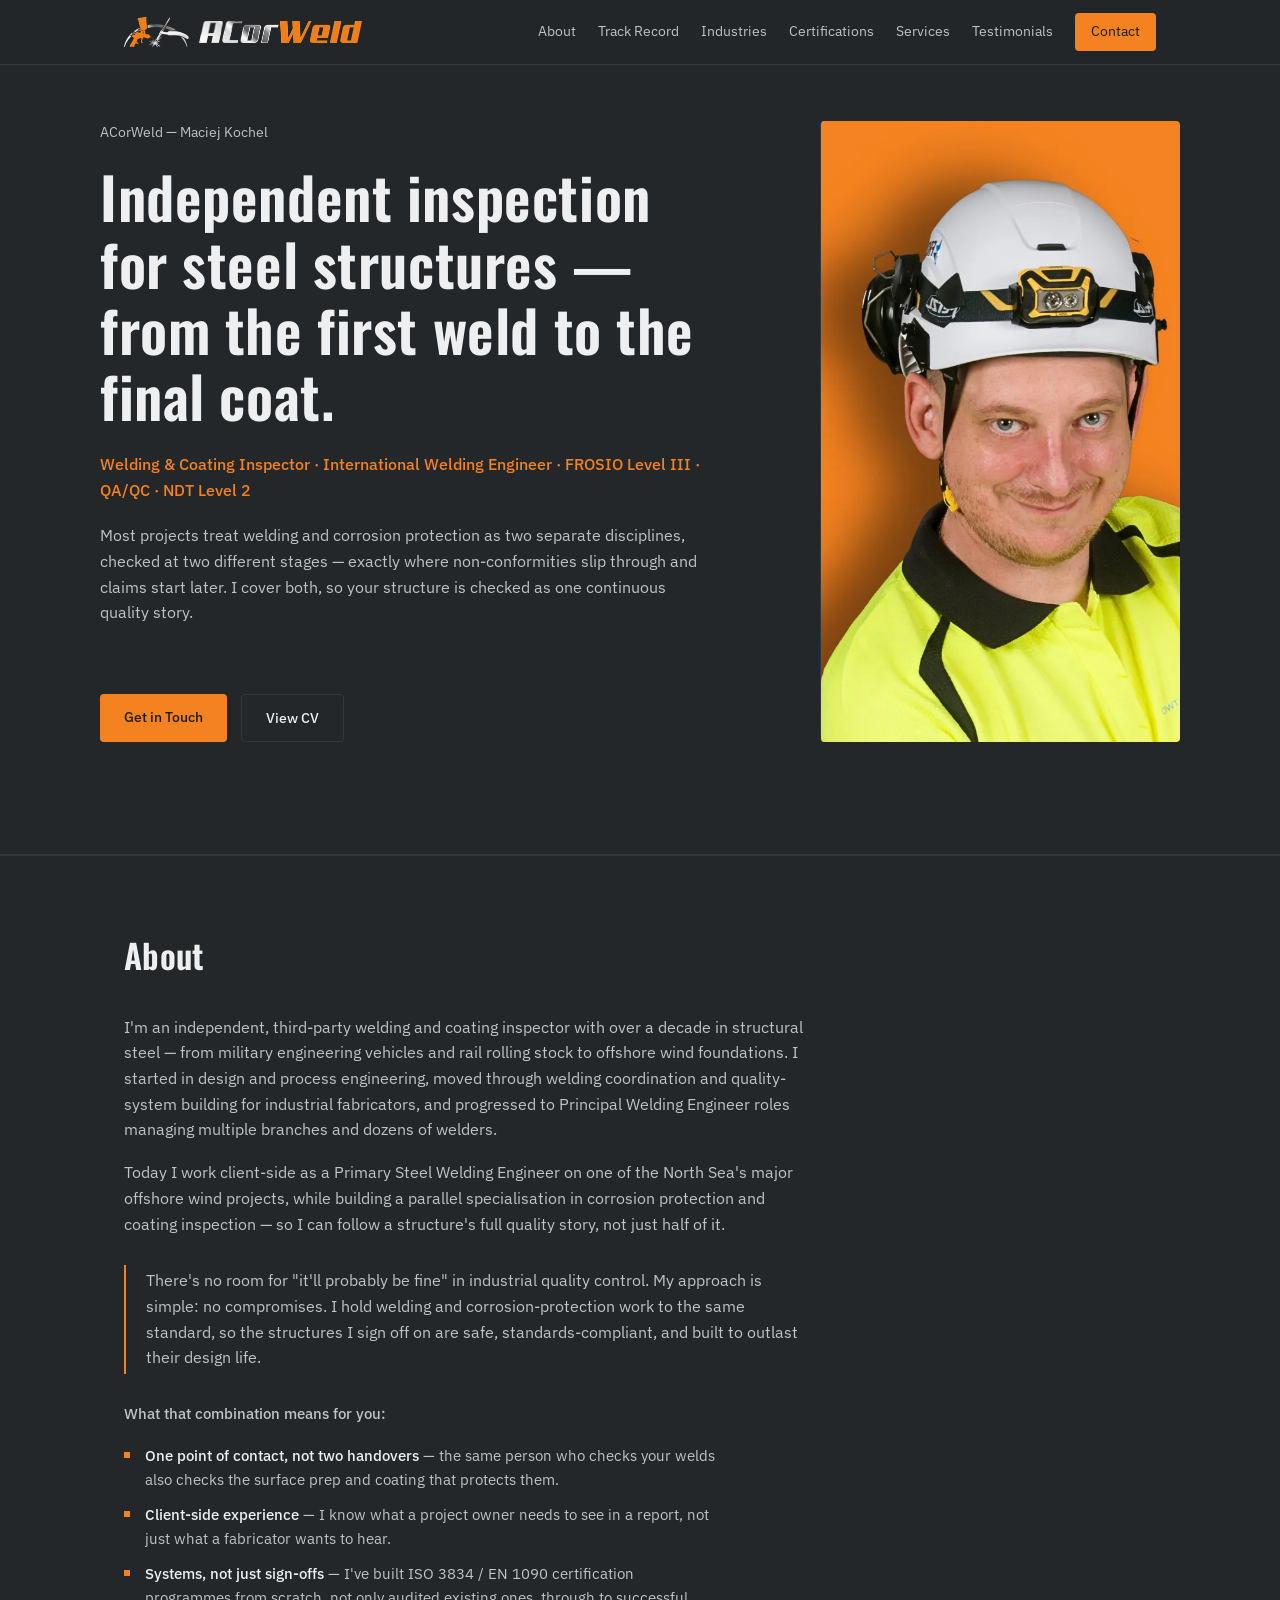
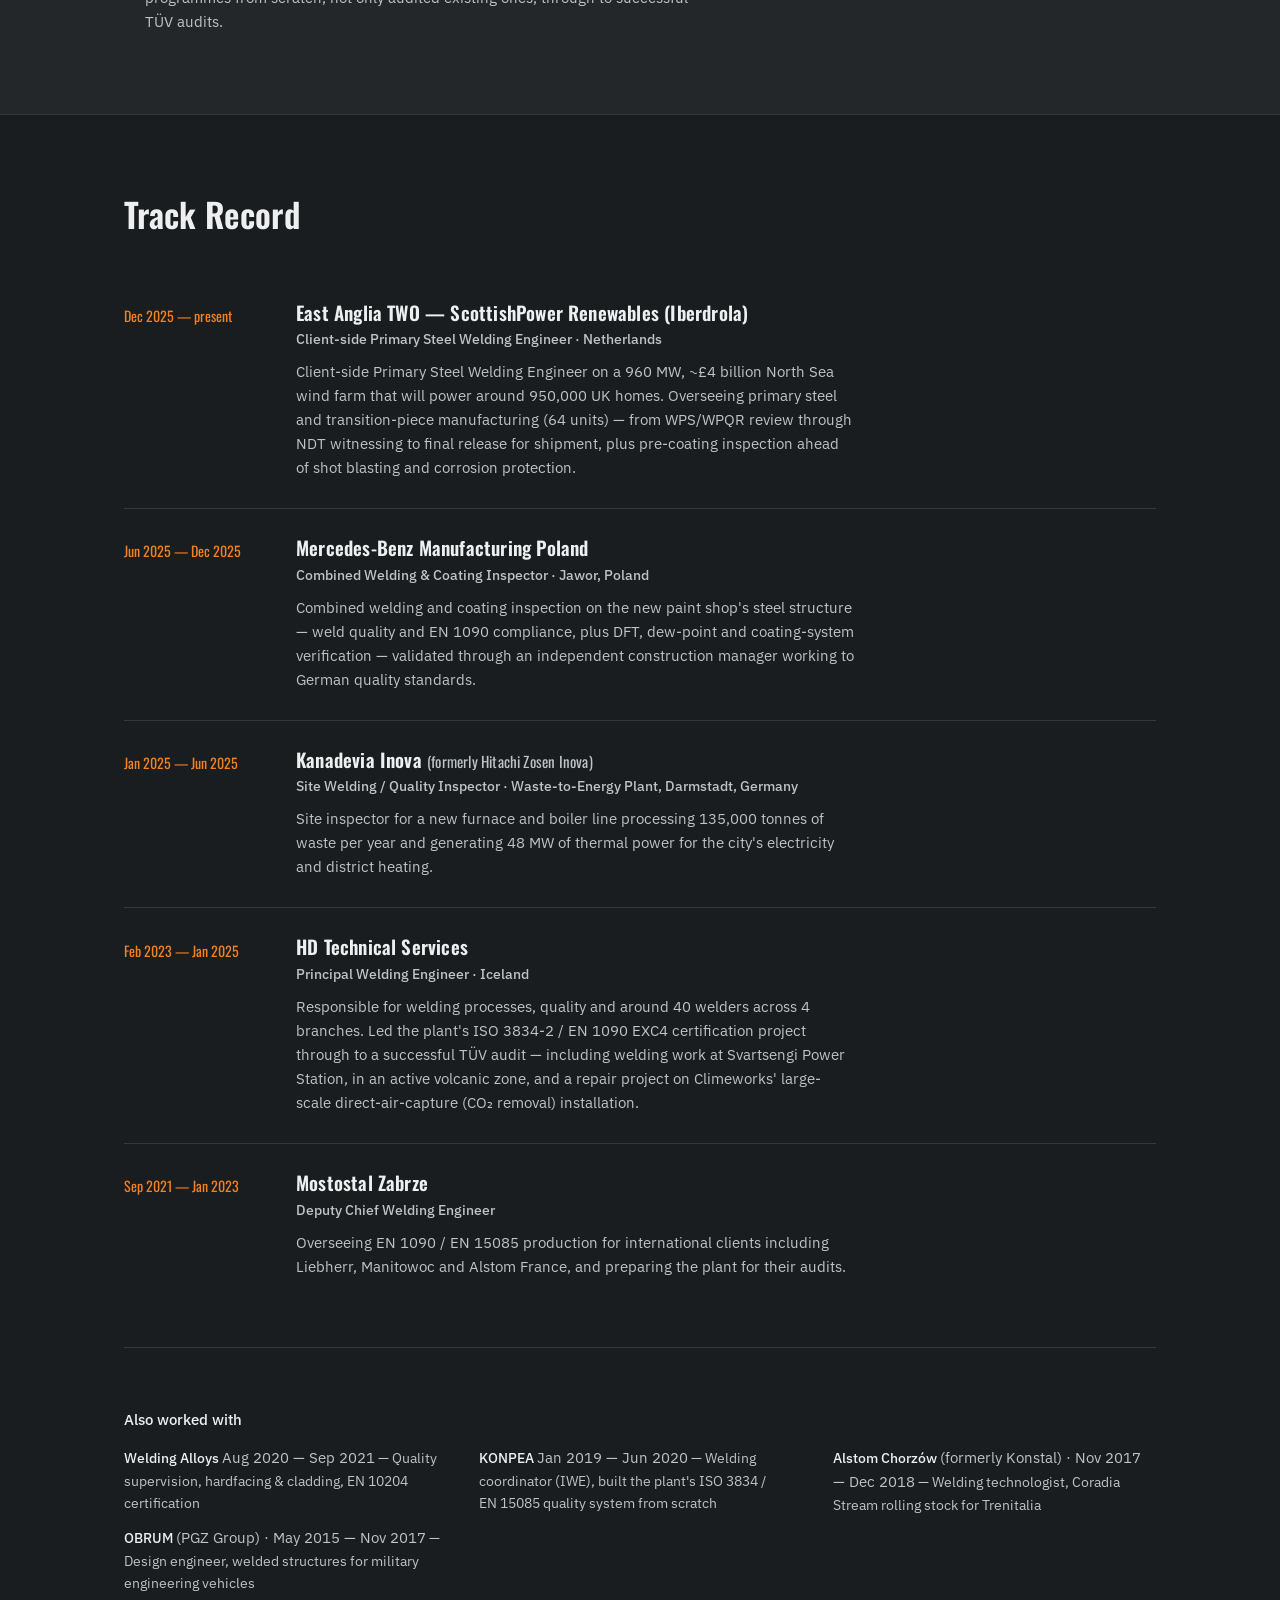
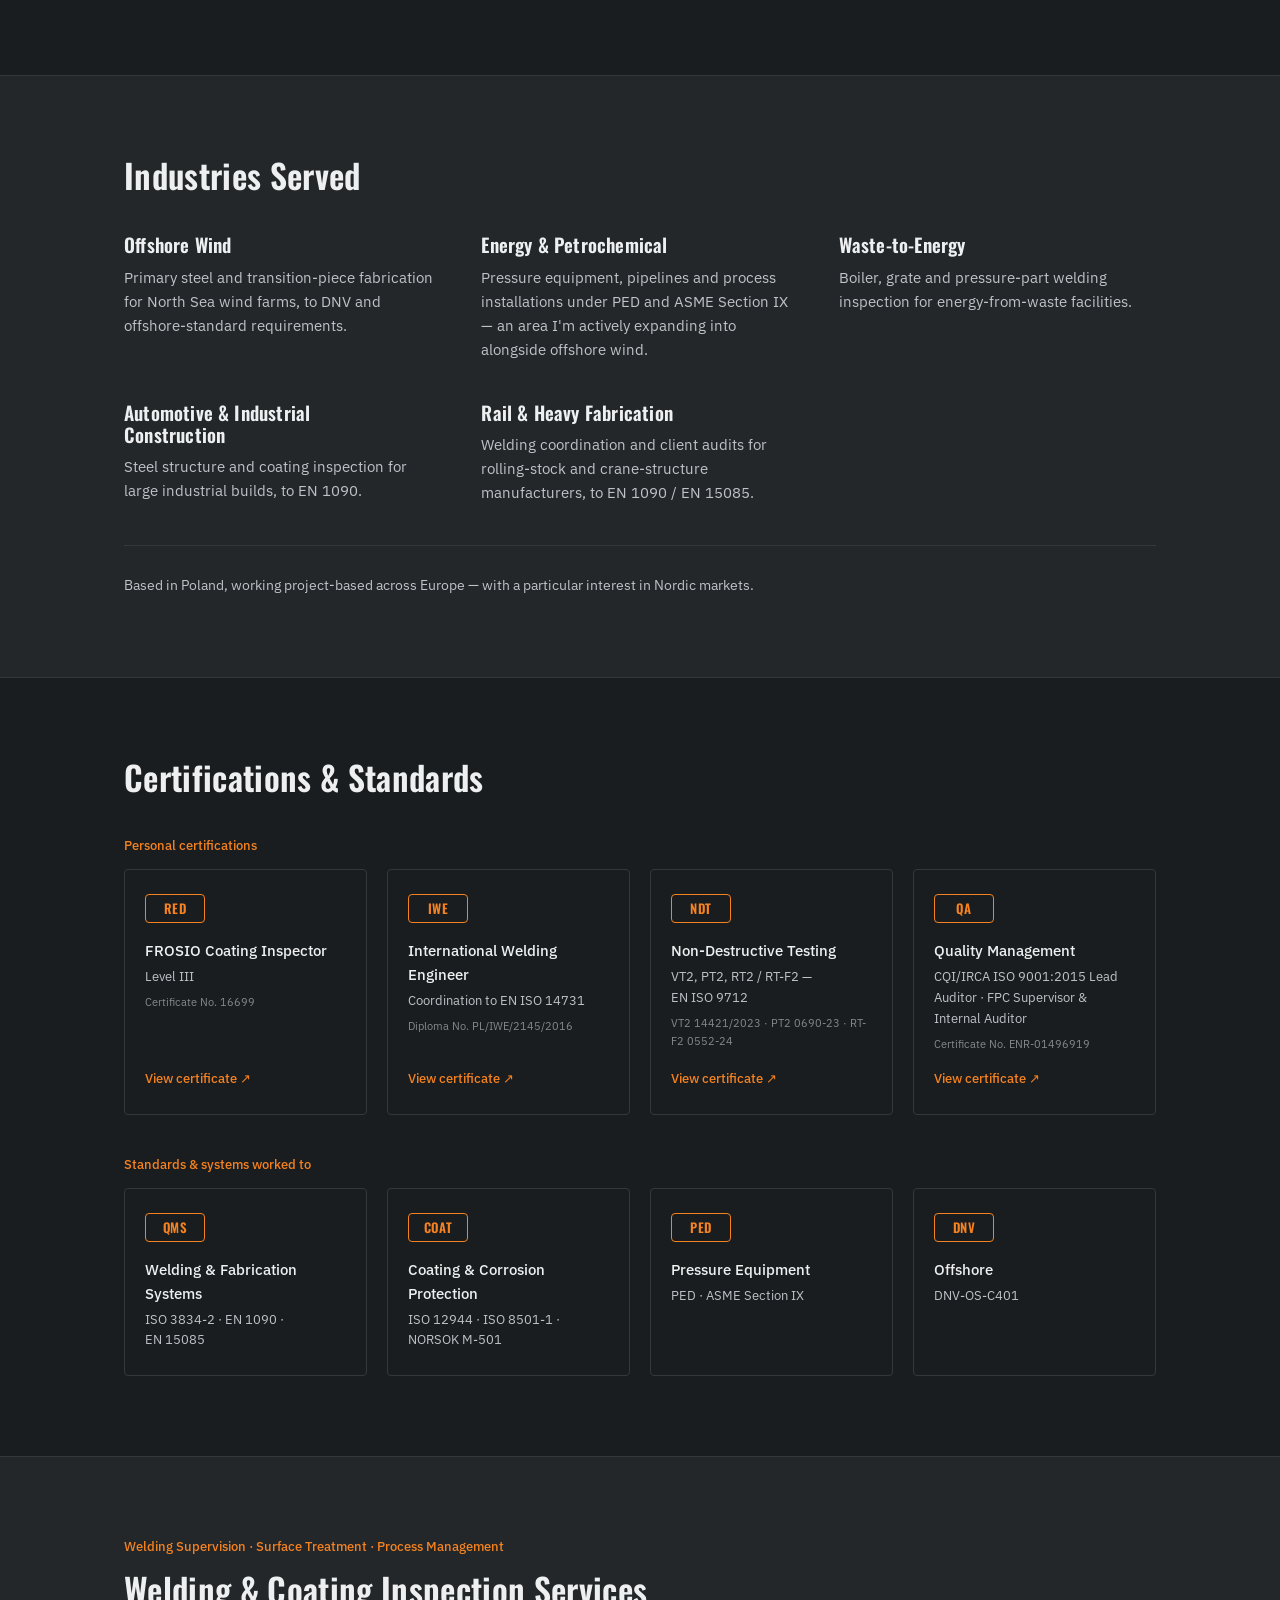
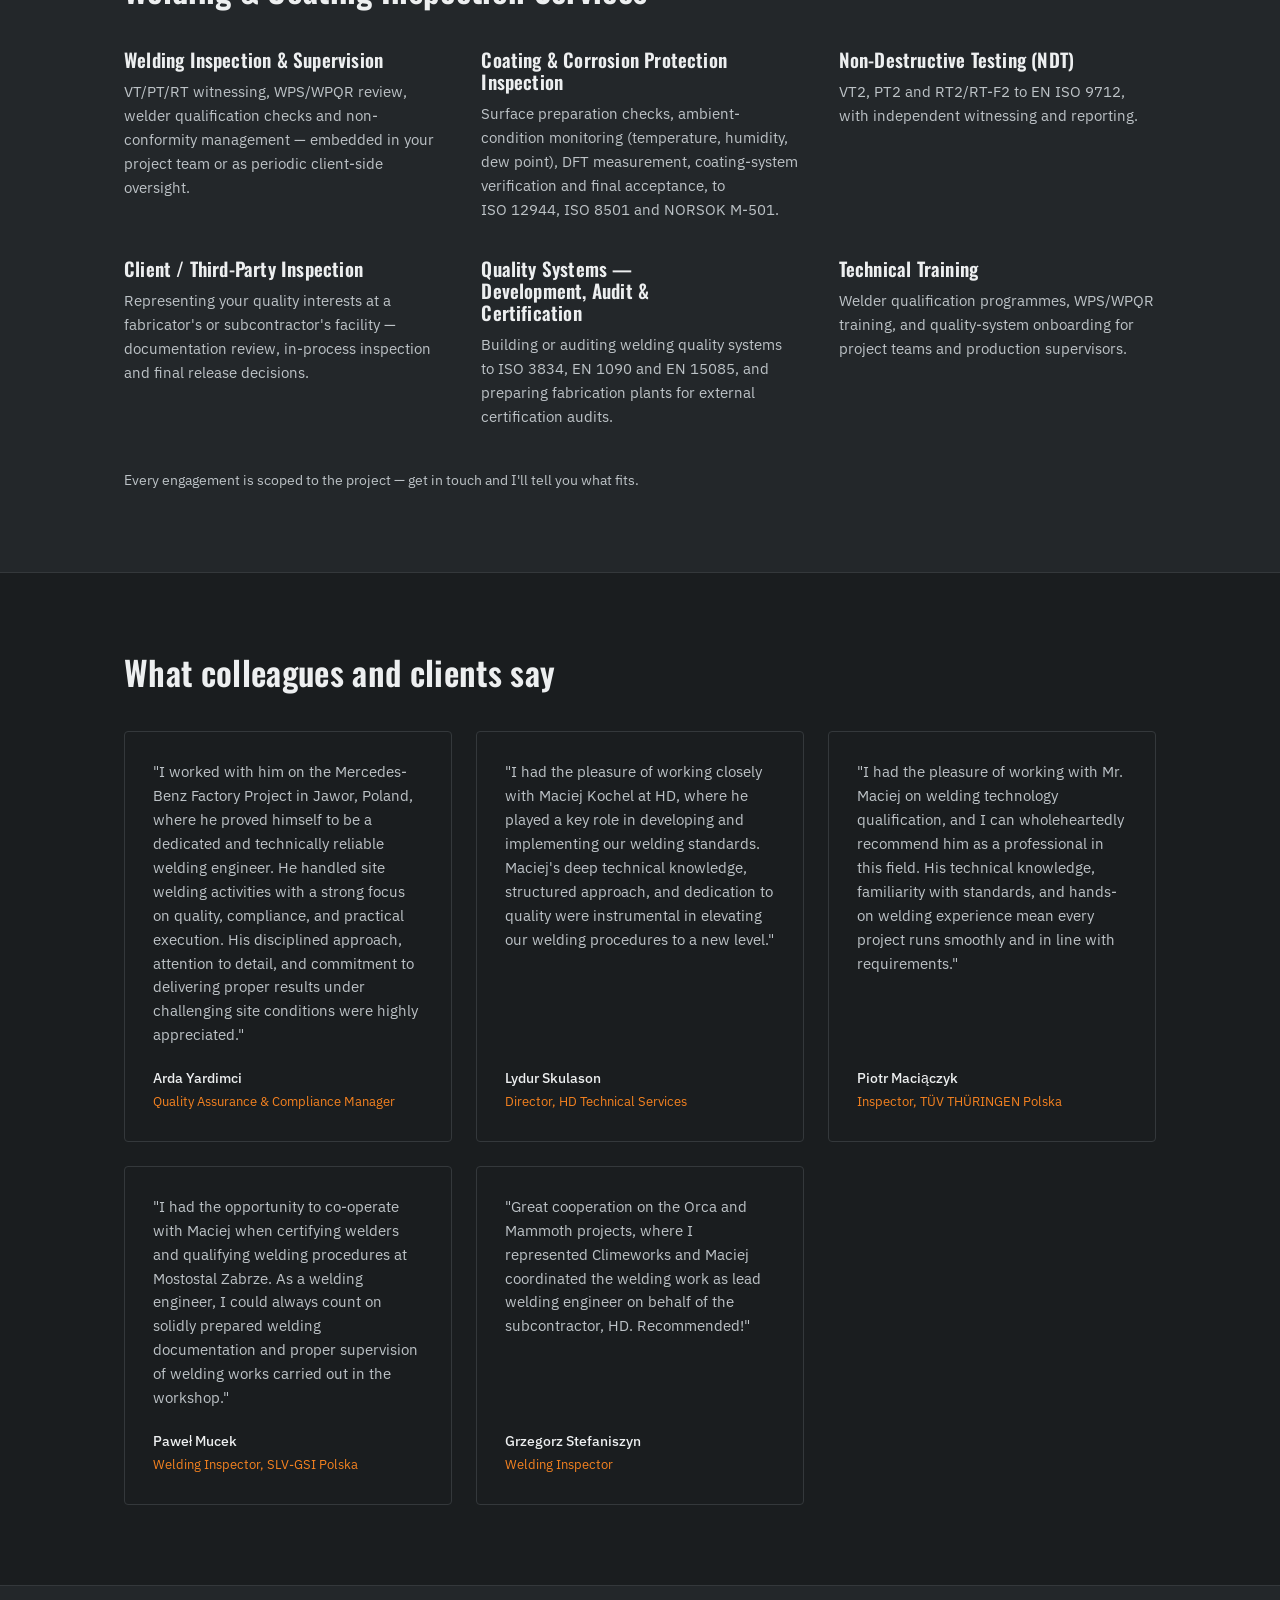
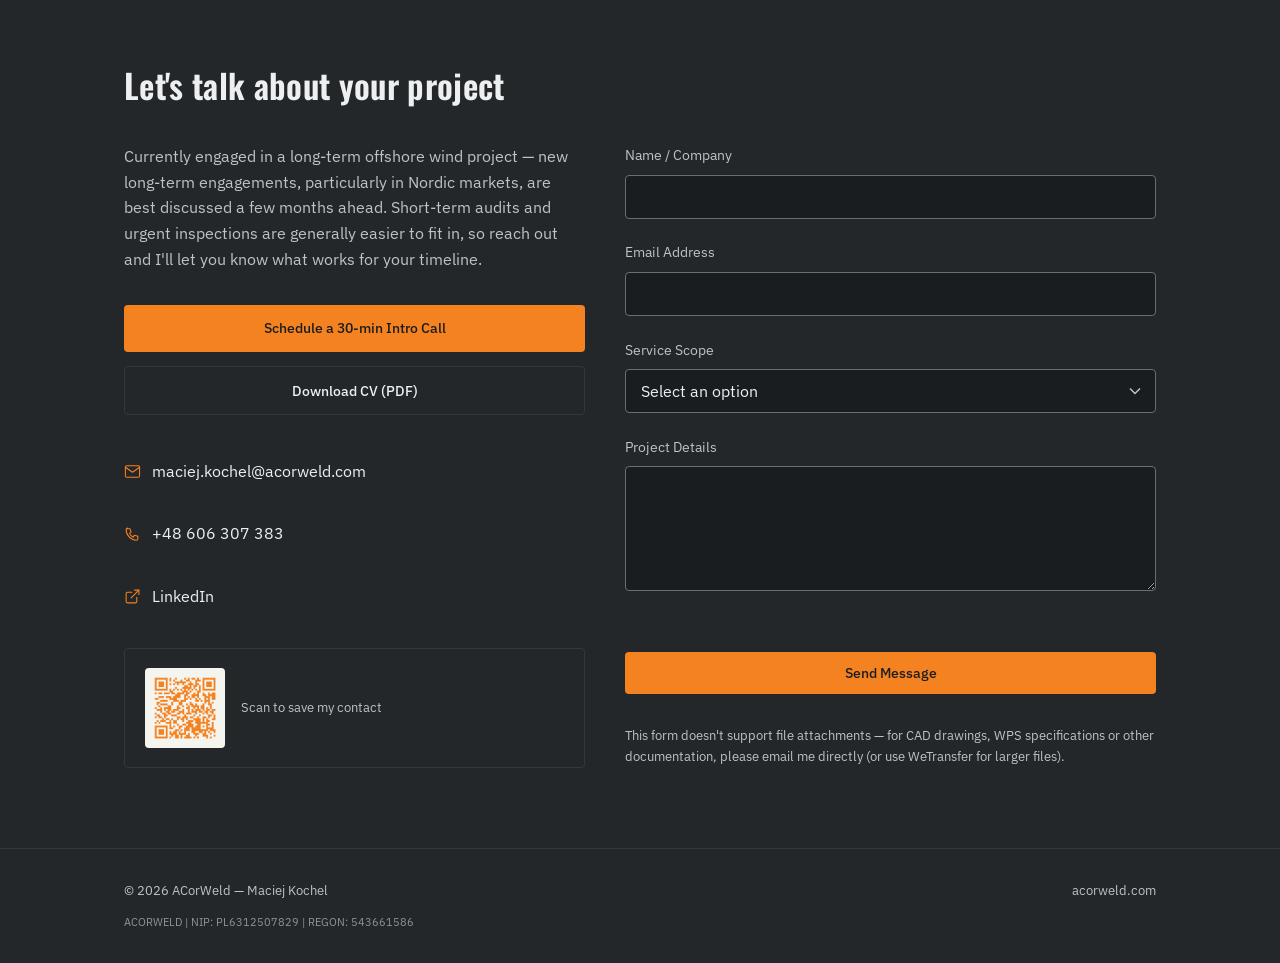
<file: index.html>
<!DOCTYPE html>
<html lang="en">
<head>
<meta charset="UTF-8">
<meta name="viewport" content="width=device-width, initial-scale=1.0">
<title>Maciej Kochel — Welding & Coating Inspector, IWE, FROSIO III</title>
<meta name="description" content="Independent welding and coating inspector — IWE and FROSIO Level III certified. Third-party inspection, NDT and quality systems across Europe.">
<link rel="canonical" href="https://acorweld.com/">

<meta property="og:type" content="website">
<meta property="og:url" content="https://acorweld.com/">
<meta property="og:title" content="Maciej Kochel | ACorWeld — Welding & Coating Inspector">
<meta property="og:description" content="Client-side welding and coating inspector combining IWE and FROSIO Level III qualifications. Third-party inspection, NDT and quality systems for offshore wind, energy and heavy industry projects across Europe.">
<meta property="og:image" content="https://acorweld.com/assets/maciej-kochel-welding-coating-inspector.jpg">
<meta property="og:locale" content="en_US">

<meta name="twitter:card" content="summary_large_image">
<meta name="twitter:title" content="Maciej Kochel | ACorWeld — Welding & Coating Inspector">
<meta name="twitter:description" content="Client-side welding and coating inspector combining IWE and FROSIO Level III qualifications. Third-party inspection for offshore wind, energy and heavy industry.">
<meta name="twitter:image" content="https://acorweld.com/assets/maciej-kochel-welding-coating-inspector.jpg">

<link rel="preload" href="assets/fonts/oswald-latin-400-normal.woff2" as="font" type="font/woff2" crossorigin>
<link rel="preload" href="assets/fonts/oswald-latin-600-normal.woff2" as="font" type="font/woff2" crossorigin>
<link rel="stylesheet" href="style.css">
<link rel="icon" type="image/png" href="assets/favicon.png">
<link rel="apple-touch-icon" href="assets/apple-touch-icon.png">

<script type="application/ld+json">
{
  "@context": "https://schema.org",
  "@type": "Person",
  "name": "Maciej Kochel",
  "jobTitle": "Welding & Coating Inspector",
  "url": "https://acorweld.com/",
  "image": "https://acorweld.com/assets/maciej-kochel-welding-coating-inspector.jpg",
  "telephone": "+48606307383",
  "worksFor": { "@type": "Organization", "name": "ACorWeld", "url": "https://acorweld.com/" },
  "knowsAbout": ["Welding Inspection", "Coating Inspection", "Corrosion Protection", "Quality Assurance", "Non-Destructive Testing", "Third-Party Inspection"],
  "hasCredential": ["FROSIO Coating Inspector Level III", "International Welding Engineer (IWE)", "NDT Level 2"],
  "areaServed": ["Europe", "Nordic countries", "Poland"],
  "sameAs": ["https://www.linkedin.com/in/maciej-kochel/"]
}
</script>

<script data-goatcounter="https://acorweld.goatcounter.com/count" async src="//gc.zgo.at/count.js"></script>
</head>
<body>

<header class="nav" id="nav">
  <div class="nav-inner">
    <a href="#hero" class="nav-logo"><img src="assets/logo-mark.webp" alt="" class="nav-logo-icon" width="130" height="60"><img src="assets/wordmark.webp" alt="ACorWeld" class="nav-logo-wordmark" width="325" height="44"></a>
    <nav class="nav-links" id="nav-links">
      <a href="#about">About</a>
      <a href="#track-record">Track Record</a>
      <a href="#industries">Industries</a>
      <a href="#certifications">Certifications</a>
      <a href="#services">Services</a>
      <a href="#testimonials">Testimonials</a>
      <a href="#contact" class="nav-cta">Contact</a>
    </nav>
    <button class="nav-toggle" id="nav-toggle" aria-label="Open menu" aria-expanded="false" aria-controls="nav-links">
      <span></span><span></span><span></span>
    </button>
  </div>
</header>

<main>

  <section id="hero" class="hero">
    <div class="container hero-flex">
      <div class="hero-text">
        <p class="eyebrow-plain">ACorWeld — Maciej Kochel</p>
        <h1>Independent inspection for steel structures — from the first weld to the final coat.</h1>
        <p class="hero-role">Welding &amp; Coating Inspector · International Welding Engineer · FROSIO Level III · QA/QC · NDT Level 2</p>
        <p class="hero-sub">Most projects treat welding and corrosion protection as two separate disciplines, checked at two different stages — exactly where non-conformities slip through and claims start later. I cover both, so your structure is checked as one continuous quality story.</p>
      </div>
      <div class="hero-photo" aria-hidden="true"><img src="assets/maciej-kochel-welding-coating-inspector.webp" alt="Maciej Kochel, independent welding and coating inspector, FROSIO and IWE certified" width="669" height="1050" fetchpriority="high"></div>
      <div class="hero-actions">
        <a href="#contact" class="btn btn-primary">Get in Touch</a>
        <a href="assets/cv-maciej-kochel.pdf" target="_blank" rel="noopener" class="btn btn-ghost">View CV</a>
      </div>
    </div>
    <div class="weld-line" aria-hidden="true"></div>
  </section>

  <section id="about" class="section">
    <div class="container">
      <div class="section-grid">
        <h2>About</h2>
        <div class="section-body">
          <p>I'm an independent, third-party welding and coating inspector with over a decade in structural steel — from military engineering vehicles and rail rolling stock to offshore wind foundations. I started in design and process engineering, moved through welding coordination and quality-system building for industrial fabricators, and progressed to Principal Welding Engineer roles managing multiple branches and dozens of welders.</p>
          <p>Today I work client-side as a Primary Steel Welding Engineer on one of the North Sea's major offshore wind projects, while building a parallel specialisation in corrosion protection and coating inspection — so I can follow a structure's full quality story, not just half of it.</p>
          <p class="pull-quote">There's no room for "it'll probably be fine" in industrial quality control. My approach is simple: no compromises. I hold welding and corrosion-protection work to the same standard, so the structures I sign off on are safe, standards-compliant, and built to outlast their design life.</p>
          <p class="section-lead">What that combination means for you:</p>
          <ul class="check-list">
            <li><strong>One point of contact, not two handovers</strong> — the same person who checks your welds also checks the surface prep and coating that protects them.</li>
            <li><strong>Client-side experience</strong> — I know what a project owner needs to see in a report, not just what a fabricator wants to hear.</li>
            <li><strong>Systems, not just sign-offs</strong> — I've built ISO&nbsp;3834 / EN&nbsp;1090 certification programmes from scratch, not only audited existing ones, through to successful TÜV audits.</li>
          </ul>
        </div>
      </div>
    </div>
  </section>

  <section id="track-record" class="section section-alt">
    <div class="container">
      <h2>Track Record</h2>

      <ol class="record-list">
        <li class="record-row">
          <div class="record-date">Dec 2025 — present</div>
          <div class="record-body">
            <h3>East Anglia TWO — ScottishPower Renewables (Iberdrola)</h3>
            <p class="record-role">Client-side Primary Steel Welding Engineer · Netherlands</p>
            <p>Client-side Primary Steel Welding Engineer on a 960 MW, ~£4 billion North Sea wind farm that will power around 950,000 UK homes. Overseeing primary steel and transition-piece manufacturing (64 units) — from WPS/WPQR review through NDT witnessing to final release for shipment, plus pre-coating inspection ahead of shot blasting and corrosion protection.</p>
          </div>
        </li>
        <li class="record-row">
          <div class="record-date">Jun 2025 — Dec 2025</div>
          <div class="record-body">
            <h3>Mercedes-Benz Manufacturing Poland</h3>
            <p class="record-role">Combined Welding &amp; Coating Inspector · Jawor, Poland</p>
            <p>Combined welding and coating inspection on the new paint shop's steel structure — weld quality and EN&nbsp;1090&nbsp;compliance, plus DFT, dew-point and coating-system verification — validated through an independent construction manager working to German quality standards.</p>
          </div>
        </li>
        <li class="record-row">
          <div class="record-date">Jan 2025 — Jun 2025</div>
          <div class="record-body">
            <h3>Kanadevia Inova <span class="muted-inline">(formerly Hitachi Zosen Inova)</span></h3>
            <p class="record-role">Site Welding / Quality Inspector · Waste-to-Energy Plant, Darmstadt, Germany</p>
            <p>Site inspector for a new furnace and boiler line processing 135,000 tonnes of waste per year and generating 48 MW of thermal power for the city's electricity and district heating.</p>
          </div>
        </li>
        <li class="record-row">
          <div class="record-date">Feb 2023 — Jan 2025</div>
          <div class="record-body">
            <h3>HD Technical Services</h3>
            <p class="record-role">Principal Welding Engineer · Iceland</p>
            <p>Responsible for welding processes, quality and around 40 welders across 4 branches. Led the plant's ISO&nbsp;3834-2 / EN&nbsp;1090&nbsp;EXC4 certification project through to a successful TÜV audit — including welding work at Svartsengi Power Station, in an active volcanic zone, and a repair project on Climeworks' large-scale direct-air-capture (CO₂ removal) installation.</p>
          </div>
        </li>
        <li class="record-row">
          <div class="record-date">Sep 2021 — Jan 2023</div>
          <div class="record-body">
            <h3>Mostostal Zabrze</h3>
            <p class="record-role">Deputy Chief Welding Engineer</p>
            <p>Overseeing EN&nbsp;1090 / EN&nbsp;15085 production for international clients including Liebherr, Manitowoc and Alstom France, and preparing the plant for their audits.</p>
          </div>
        </li>
      </ol>

      <div class="also-worked">
        <p class="section-lead">Also worked with</p>
        <ul class="condensed-list">
          <li><strong>Welding Alloys</strong> <span class="muted-inline">Aug 2020 — Sep 2021</span> — Quality supervision, hardfacing &amp; cladding, EN&nbsp;10204 certification</li>
          <li><strong>KONPEA</strong> <span class="muted-inline">Jan 2019 — Jun 2020</span> — Welding coordinator (IWE), built the plant's ISO&nbsp;3834 / EN&nbsp;15085 quality system from scratch</li>
          <li><strong>Alstom Chorzów</strong> <span class="muted-inline">(formerly Konstal) · Nov 2017 — Dec 2018</span> — Welding technologist, Coradia Stream rolling stock for Trenitalia</li>
          <li><strong>OBRUM</strong> <span class="muted-inline">(PGZ Group) · May 2015 — Nov 2017</span> — Design engineer, welded structures for military engineering vehicles</li>
        </ul>
      </div>
    </div>
  </section>

  <section id="industries" class="section">
    <div class="container">
      <h2>Industries Served</h2>
      <div class="services">
        <div class="service">
          <h3>Offshore Wind</h3>
          <p>Primary steel and transition-piece fabrication for North Sea wind farms, to DNV and offshore-standard requirements.</p>
        </div>
        <div class="service">
          <h3>Energy &amp; Petrochemical</h3>
          <p>Pressure equipment, pipelines and process installations under PED and ASME&nbsp;Section&nbsp;IX — an area I'm actively expanding into alongside offshore wind.</p>
        </div>
        <div class="service">
          <h3>Waste-to-Energy</h3>
          <p>Boiler, grate and pressure-part welding inspection for energy-from-waste facilities.</p>
        </div>
        <div class="service">
          <h3>Automotive &amp; Industrial Construction</h3>
          <p>Steel structure and coating inspection for large industrial builds, to EN&nbsp;1090.</p>
        </div>
        <div class="service">
          <h3>Rail &amp; Heavy Fabrication</h3>
          <p>Welding coordination and client audits for rolling-stock and crane-structure manufacturers, to EN&nbsp;1090 / EN&nbsp;15085.</p>
        </div>
      </div>
      <p class="industries-note">Based in Poland, working project-based across Europe — with a particular interest in Nordic markets.</p>
    </div>
  </section>

  <section id="certifications" class="section section-alt">
    <div class="container">
      <h2>Certifications &amp; Standards</h2>

      <p class="section-kicker">Personal certifications</p>
      <div class="stamps">
        <div class="stamp">
          <span class="stamp-mark">RED</span>
          <p class="stamp-title">FROSIO Coating Inspector</p>
          <p class="stamp-sub">Level III</p>
          <p class="stamp-cert-no">Certificate No. 16699</p>
          <a href="assets/frosio-certificate.pdf" target="_blank" rel="noopener" class="stamp-link">View certificate ↗</a>
        </div>
        <div class="stamp">
          <span class="stamp-mark">IWE</span>
          <p class="stamp-title">International Welding Engineer</p>
          <p class="stamp-sub">Coordination to EN&nbsp;ISO&nbsp;14731</p>
          <p class="stamp-cert-no">Diploma No. PL/IWE/2145/2016</p>
          <a href="assets/iwe-certificate.pdf" target="_blank" rel="noopener" class="stamp-link">View certificate ↗</a>
        </div>
        <div class="stamp">
          <span class="stamp-mark">NDT</span>
          <p class="stamp-title">Non-Destructive Testing</p>
          <p class="stamp-sub">VT2, PT2, RT2 / RT-F2 — EN&nbsp;ISO&nbsp;9712</p>
          <p class="stamp-cert-no">VT2 14421/2023 · PT2 0690-23 · RT-F2 0552-24</p>
          <a href="assets/ndt-certificate.pdf" target="_blank" rel="noopener" class="stamp-link">View certificate ↗</a>
        </div>
        <div class="stamp">
          <span class="stamp-mark">QA</span>
          <p class="stamp-title">Quality Management</p>
          <p class="stamp-sub">CQI/IRCA ISO&nbsp;9001:2015 Lead Auditor · FPC Supervisor &amp; Internal Auditor</p>
          <p class="stamp-cert-no">Certificate No. ENR-01496919</p>
          <a href="assets/qa-certificate.pdf" target="_blank" rel="noopener" class="stamp-link">View certificate ↗</a>
        </div>
      </div>

      <p class="section-kicker stamps-group-spacer">Standards &amp; systems worked to</p>
      <div class="stamps">
        <div class="stamp">
          <span class="stamp-mark">QMS</span>
          <p class="stamp-title">Welding &amp; Fabrication Systems</p>
          <p class="stamp-sub">ISO&nbsp;3834-2 · EN&nbsp;1090 · EN&nbsp;15085</p>
        </div>
        <div class="stamp">
          <span class="stamp-mark">COAT</span>
          <p class="stamp-title">Coating &amp; Corrosion Protection</p>
          <p class="stamp-sub">ISO&nbsp;12944 · ISO&nbsp;8501-1 · NORSOK&nbsp;M-501</p>
        </div>
        <div class="stamp">
          <span class="stamp-mark">PED</span>
          <p class="stamp-title">Pressure Equipment</p>
          <p class="stamp-sub">PED · ASME&nbsp;Section&nbsp;IX</p>
        </div>
        <div class="stamp">
          <span class="stamp-mark">DNV</span>
          <p class="stamp-title">Offshore</p>
          <p class="stamp-sub">DNV-OS-C401</p>
        </div>
      </div>
    </div>
  </section>

  <section id="services" class="section">
    <div class="container">
      <p class="section-kicker">Welding Supervision · Surface Treatment · Process Management</p>
      <h2>Welding &amp; Coating Inspection Services</h2>
      <div class="services services-6">
        <div class="service">
          <h3>Welding Inspection &amp; Supervision</h3>
          <p>VT/PT/RT witnessing, WPS/WPQR review, welder qualification checks and non-conformity management — embedded in your project team or as periodic client-side oversight.</p>
        </div>
        <div class="service">
          <h3>Coating &amp; Corrosion Protection Inspection</h3>
          <p>Surface preparation checks, ambient-condition monitoring (temperature, humidity, dew point), DFT measurement, coating-system verification and final acceptance, to ISO&nbsp;12944, ISO&nbsp;8501 and NORSOK&nbsp;M-501.</p>
        </div>
        <div class="service">
          <h3>Non-Destructive Testing (NDT)</h3>
          <p>VT2, PT2 and RT2/RT-F2 to EN&nbsp;ISO&nbsp;9712, with independent witnessing and reporting.</p>
        </div>
        <div class="service">
          <h3>Client / Third-Party Inspection</h3>
          <p>Representing your quality interests at a fabricator's or subcontractor's facility — documentation review, in-process inspection and final release decisions.</p>
        </div>
        <div class="service">
          <h3>Quality Systems — Development, Audit &amp; Certification</h3>
          <p>Building or auditing welding quality systems to ISO&nbsp;3834, EN&nbsp;1090 and EN&nbsp;15085, and preparing fabrication plants for external certification audits.</p>
        </div>
        <div class="service">
          <h3>Technical Training</h3>
          <p>Welder qualification programmes, WPS/WPQR training, and quality-system onboarding for project teams and production supervisors.</p>
        </div>
      </div>
      <p class="services-footnote">Every engagement is scoped to the project — get in touch and I'll tell you what fits.</p>
    </div>
  </section>

  <section id="testimonials" class="section section-alt">
    <div class="container">
      <h2>What colleagues and clients say</h2>
      <div class="testimonial-grid">
        <blockquote class="testimonial-card">
          <p>"I worked with him on the Mercedes-Benz Factory Project in Jawor, Poland, where he proved himself to be a dedicated and technically reliable welding engineer. He handled site welding activities with a strong focus on quality, compliance, and practical execution. His disciplined approach, attention to detail, and commitment to delivering proper results under challenging site conditions were highly appreciated."</p>
          <footer><strong>Arda Yardimci</strong><span>Quality Assurance &amp; Compliance Manager</span></footer>
        </blockquote>
        <blockquote class="testimonial-card">
          <p>"I had the pleasure of working closely with Maciej Kochel at HD, where he played a key role in developing and implementing our welding standards. Maciej's deep technical knowledge, structured approach, and dedication to quality were instrumental in elevating our welding procedures to a new level."</p>
          <footer><strong>Lydur Skulason</strong><span>Director, HD Technical Services</span></footer>
        </blockquote>
        <blockquote class="testimonial-card">
          <p>"I had the pleasure of working with Mr. Maciej on welding technology qualification, and I can wholeheartedly recommend him as a professional in this field. His technical knowledge, familiarity with standards, and hands-on welding experience mean every project runs smoothly and in line with requirements."</p>
          <footer><strong>Piotr Maciączyk</strong><span>Inspector, TÜV THÜRINGEN Polska</span></footer>
        </blockquote>
        <blockquote class="testimonial-card">
          <p>"I had the opportunity to co-operate with Maciej when certifying welders and qualifying welding procedures at Mostostal Zabrze. As a welding engineer, I could always count on solidly prepared welding documentation and proper supervision of welding works carried out in the workshop."</p>
          <footer><strong>Paweł Mucek</strong><span>Welding Inspector, SLV-GSI Polska</span></footer>
        </blockquote>
        <blockquote class="testimonial-card">
          <p>"Great cooperation on the Orca and Mammoth projects, where I represented Climeworks and Maciej coordinated the welding work as lead welding engineer on behalf of the subcontractor, HD. Recommended!"</p>
          <footer><strong>Grzegorz Stefaniszyn</strong><span>Welding Inspector</span></footer>
        </blockquote>
      </div>
    </div>
  </section>

  <section id="contact" class="section">
    <div class="container">
      <h2>Let's talk about your project</h2>
      <div class="contact-grid">
        <div class="contact-info">
          <p class="hero-sub">Currently engaged in a long-term offshore wind project — new long-term engagements, particularly in Nordic markets, are best discussed a few months ahead. Short-term audits and urgent inspections are generally easier to fit in, so reach out and I'll let you know what works for your timeline.</p>
          <div class="hero-actions contact-actions">
            <a href="https://calendly.com/acorweld/30min" target="_blank" rel="noopener" class="btn btn-primary">Schedule a 30-min Intro Call</a>
            <a href="assets/cv-maciej-kochel.pdf" target="_blank" rel="noopener" class="btn btn-ghost">Download CV (PDF)</a>
          </div>
          <div class="contact-links">
            <a href="mailto:maciej.kochel@acorweld.com"><svg viewBox="0 0 24 24" fill="none" stroke="currentColor" stroke-width="1.5" stroke-linecap="round" stroke-linejoin="round" aria-hidden="true"><rect x="2" y="4" width="20" height="16" rx="2"/><path d="M2 6l10 7 10-7"/></svg>maciej.kochel@acorweld.com</a>
            <a href="tel:+48606307383"><svg viewBox="0 0 24 24" fill="none" stroke="currentColor" stroke-width="1.5" stroke-linecap="round" stroke-linejoin="round" aria-hidden="true"><path d="M5 4h3.5l1.5 5-2.3 1.4a11.5 11.5 0 0 0 5.4 5.4L14.5 13l5 1.5V18a2 2 0 0 1-2 2A15 15 0 0 1 3 5a2 2 0 0 1 2-2z"/></svg>+48 606 307 383</a>
            <a href="https://www.linkedin.com/in/maciej-kochel/" target="_blank" rel="noopener"><svg viewBox="0 0 24 24" fill="none" stroke="currentColor" stroke-width="1.5" stroke-linecap="round" stroke-linejoin="round" aria-hidden="true"><path d="M18 13v6a2 2 0 0 1-2 2H5a2 2 0 0 1-2-2V8a2 2 0 0 1 2-2h6"/><path d="M15 3h6v6"/><path d="M10 14L21 3"/></svg>LinkedIn</a>
          </div>
        </div>

        <form id="contact-form" action="https://formspree.io/f/mljenazq" method="POST" class="contact-form"
              toolname="sendInspectionInquiry"
              tooldescription="Sends a project inquiry to Maciej Kochel, an independent welding and coating inspector, including contact details, the inspection service needed, and project information. A human reviews and sends the form; it is not submitted automatically.">
          <input type="hidden" name="_next" value="https://acorweld.com/thanks.html">
          <input type="text" name="_gotcha" class="hp-field" tabindex="-1" autocomplete="off" aria-hidden="true">

          <div class="form-group">
            <label for="cf-name">Name / Company</label>
            <input type="text" id="cf-name" name="name" required toolparamdescription="Full name of the person or company making the inquiry">
          </div>

          <div class="form-group">
            <label for="cf-email">Email Address</label>
            <input type="email" id="cf-email" name="email" required toolparamdescription="Email address to reply to with a response">
          </div>

          <div class="form-group">
            <label for="cf-scope">Service Scope</label>
            <select id="cf-scope" name="service_scope" toolparamdescription="Type of inspection or quality service needed">
              <option value="">Select an option</option>
              <option>Welding Inspection</option>
              <option>Coating Inspection (FROSIO)</option>
              <option>Non-Destructive Testing (NDT)</option>
              <option>Client / Third-Party Inspection</option>
              <option>Quality Systems Audit (ISO&nbsp;3834 / EN&nbsp;1090)</option>
              <option>Other</option>
            </select>
          </div>

          <div class="form-group">
            <label for="cf-details">Project Details</label>
            <textarea id="cf-details" name="message" rows="5" required toolparamdescription="Project scope, location, timeline, and any specific requirements"></textarea>
          </div>
        </form>

        <a href="https://s.blinq.me/pIFzY1gbarcE?bs=db&amp;ida_v=treatment" target="_blank" rel="noopener" class="contact-qr">
          <img src="assets/qr-blinq.png" alt="QR code linking to Maciej Kochel's digital business card" width="380" height="380">
          <span>Scan to save my contact</span>
        </a>

        <div class="contact-form-footer">
          <button type="submit" form="contact-form" class="btn btn-primary form-submit">Send Message</button>
          <p class="contact-note">This form doesn't support file attachments — for CAD drawings, WPS specifications or other documentation, please email me directly (or use WeTransfer for larger files).</p>
        </div>
      </div>
    </div>
  </section>

</main>

<footer class="footer">
  <div class="container">
    <div class="footer-inner">
      <span>© <span id="year"></span> ACorWeld — Maciej Kochel</span>
      <span>acorweld.com</span>
    </div>
    <p class="footer-legal">ACORWELD | NIP: PL6312507829 | REGON: 543661586</p>
  </div>
</footer>

<script src="script.js"></script>
</body>
</html>
</file>
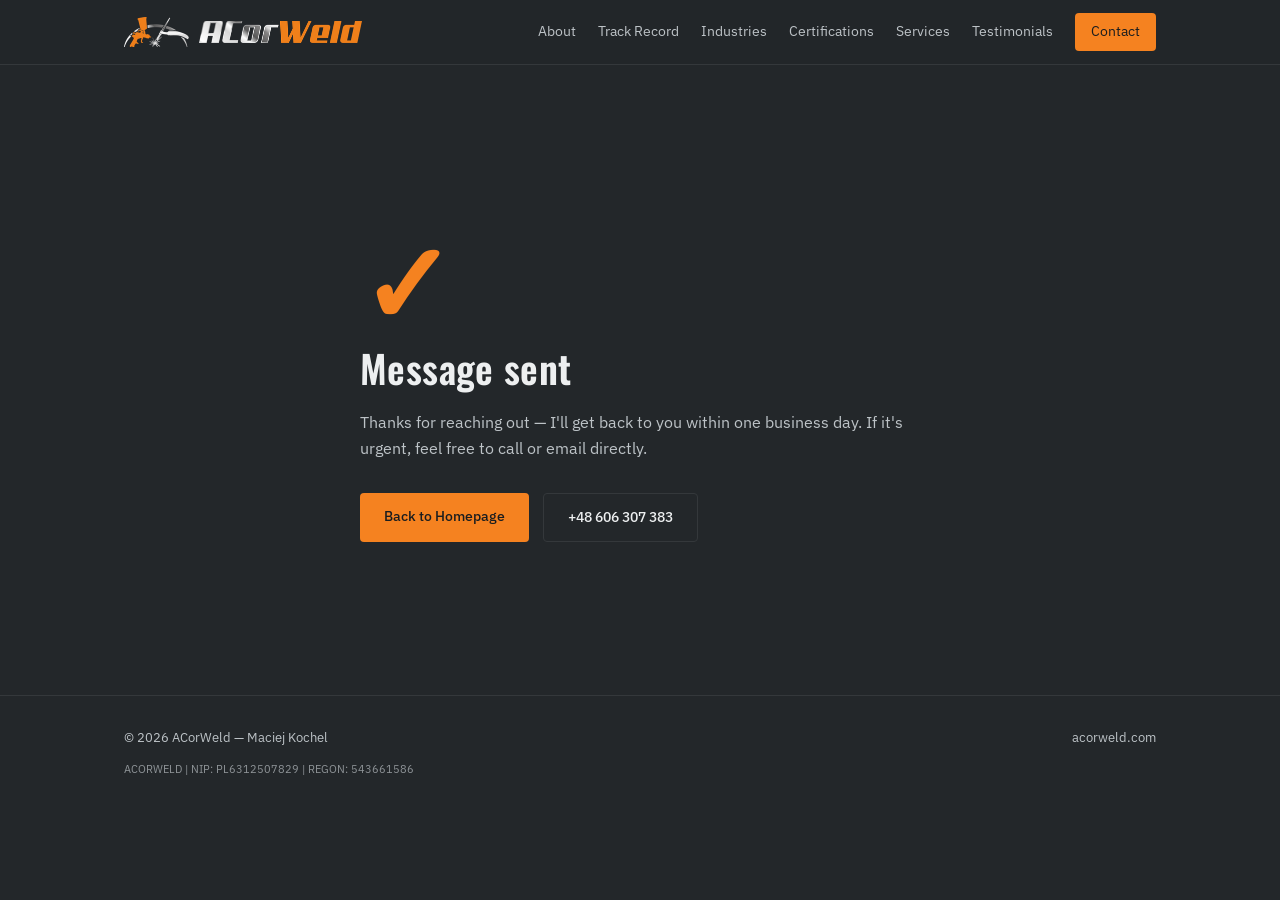
<file: thanks.html>
<!DOCTYPE html>
<html lang="en">
<head>
<meta charset="UTF-8">
<meta name="viewport" content="width=device-width, initial-scale=1.0">
<title>Message Sent | ACorWeld</title>
<meta name="robots" content="noindex">
<link rel="canonical" href="https://acorweld.com/">

<link rel="preconnect" href="https://fonts.googleapis.com">
<link rel="preconnect" href="https://fonts.gstatic.com" crossorigin>
<link href="https://fonts.googleapis.com/css2?family=Oswald:wght@400;600&family=IBM+Plex+Sans:wght@400;500&display=swap" rel="stylesheet">
<link rel="stylesheet" href="style.css">
<link rel="icon" type="image/png" href="assets/favicon.png">

<script data-goatcounter="https://acorweld.goatcounter.com/count" async src="//gc.zgo.at/count.js"></script>
</head>
<body>

<header class="nav" id="nav">
  <div class="nav-inner">
    <a href="index.html" class="nav-logo"><img src="assets/logo-mark.png" alt="" class="nav-logo-icon"><img src="assets/wordmark.png" alt="ACorWeld" class="nav-logo-wordmark"></a>
    <nav class="nav-links" id="nav-links">
      <a href="index.html#about">About</a>
      <a href="index.html#track-record">Track Record</a>
      <a href="index.html#industries">Industries</a>
      <a href="index.html#certifications">Certifications</a>
      <a href="index.html#services">Services</a>
      <a href="index.html#testimonials">Testimonials</a>
      <a href="index.html#contact" class="nav-cta">Contact</a>
    </nav>
    <button class="nav-toggle" id="nav-toggle" aria-label="Open menu" aria-expanded="false" aria-controls="nav-links">
      <span></span><span></span><span></span>
    </button>
  </div>
</header>

<main>
  <section class="error-section">
    <div class="container">
      <p class="error-code">✓</p>
      <h1>Message sent</h1>
      <p class="hero-sub">Thanks for reaching out — I'll get back to you within one business day. If it's urgent, feel free to call or email directly.</p>
      <div class="hero-actions">
        <a href="index.html" class="btn btn-primary">Back to Homepage</a>
        <a href="tel:+48606307383" class="btn btn-ghost">+48 606 307 383</a>
      </div>
    </div>
  </section>
</main>

<footer class="footer">
  <div class="container">
    <div class="footer-inner">
      <span>© <span id="year"></span> ACorWeld — Maciej Kochel</span>
      <span>acorweld.com</span>
    </div>
    <p class="footer-legal">ACORWELD | NIP: PL6312507829 | REGON: 543661586</p>
  </div>
</footer>

<script src="script.js"></script>
</body>
</html>
</file>
<file: style.css>
@font-face {
  font-family: 'Oswald';
  font-style: normal;
  font-weight: 400;
  font-display: swap;
  src: url('assets/fonts/oswald-latin-400-normal.woff2') format('woff2');
}

@font-face {
  font-family: 'Oswald';
  font-style: normal;
  font-weight: 600;
  font-display: swap;
  src: url('assets/fonts/oswald-latin-600-normal.woff2') format('woff2');
}

@font-face {
  font-family: 'IBM Plex Sans';
  font-style: normal;
  font-weight: 400;
  font-display: swap;
  src: url('assets/fonts/ibm-plex-sans-latin-400-normal.woff2') format('woff2');
}

@font-face {
  font-family: 'IBM Plex Sans';
  font-style: normal;
  font-weight: 500;
  font-display: swap;
  src: url('assets/fonts/ibm-plex-sans-latin-500-normal.woff2') format('woff2');
}

:root {
  --bg: #23272A;
  --bg-deep: #1A1D1F;
  --accent: #F58220;
  --silver: #BDC3C7;
  --text: #EDEFF0;
  --border: #34383B;
  --font-head: 'Oswald', sans-serif;
  --font-body: 'IBM Plex Sans', sans-serif;
}

* { margin: 0; padding: 0; box-sizing: border-box; }

html { scroll-behavior: smooth; }

body {
  background: var(--bg);
  color: var(--text);
  font-family: var(--font-body);
  font-size: 16px;
  line-height: 1.6;
  -webkit-font-smoothing: antialiased;
}

h1, h2, h3 {
  font-family: var(--font-head);
  font-weight: 600;
  letter-spacing: 0.01em;
  line-height: 1.15;
}

a { color: inherit; text-decoration: none; }

a:focus-visible,
button:focus-visible {
  outline: 2px solid var(--accent);
  outline-offset: 2px;
}

.container {
  max-width: 1080px;
  margin: 0 auto;
  padding: 0 1.5rem;
}

/* Nav */
.nav {
  position: sticky;
  top: 0;
  z-index: 50;
  background: rgba(35, 39, 42, 0.92);
  -webkit-backdrop-filter: blur(6px);
  backdrop-filter: blur(6px);
  border-bottom: 0.5px solid var(--border);
}

.nav-inner {
  max-width: 1080px;
  margin: 0 auto;
  padding: 0 1.5rem;
  height: 64px;
  display: flex;
  align-items: center;
  justify-content: space-between;
}

.nav-logo {
  display: flex;
  align-items: center;
  gap: 10px;
}

.nav-logo-icon {
  height: 30px;
  width: auto;
  object-fit: contain;
  display: block;
}

.nav-logo-wordmark {
  height: 22px;
  width: auto;
  object-fit: contain;
  display: block;
}

.nav-links {
  display: flex;
  align-items: center;
  gap: 22px;
}

.nav-links a {
  font-size: 13.5px;
  color: var(--silver);
  transition: color 0.15s ease;
  white-space: nowrap;
}

.nav-links a:hover { color: var(--text); }

.nav-links a.nav-cta {
  background: var(--accent);
  padding: 8px 16px;
  border-radius: 4px;
  color: #1A1D1F;
}

.nav-links a.nav-cta:hover { opacity: 0.88; color: #1A1D1F; }

.nav-toggle {
  display: none;
  flex-direction: column;
  gap: 5px;
  background: none;
  border: none;
  cursor: pointer;
  padding: 8px;
}

.nav-toggle span {
  width: 22px;
  height: 2px;
  background: var(--text);
}

/* Hero */
.hero {
  position: relative;
  overflow: hidden;
}

.hero-flex {
  display: grid;
  grid-template-columns: 1fr 360px;
  grid-template-areas:
    "text    photo"
    "actions photo";
  column-gap: 3rem;
  row-gap: 2rem;
  align-items: start;
  padding: 3.5rem 0 3rem;
}

.hero-text {
  grid-area: text;
  max-width: 620px;
}

.hero-photo {
  grid-area: photo;
  align-self: stretch;
  border-left: 0.5px solid var(--border);
  border-radius: 4px;
  overflow: hidden;
}

.hero-photo img {
  width: 100%;
  height: 100%;
  object-fit: cover;
  object-position: center;
  display: block;
}

.eyebrow-plain {
  font-size: 14px;
  color: var(--silver);
  margin-bottom: 1.25rem;
}

.hero h1 {
  font-size: clamp(2.2rem, 5.5vw, 3.6rem);
  margin-bottom: 1.5rem;
}

.hero-role {
  font-size: 16px;
  color: var(--accent);
  font-weight: 500;
  margin-bottom: 1.25rem;
}

.hero-sub {
  font-size: 16px;
  color: var(--silver);
  max-width: 60ch;
  margin-bottom: 2.25rem;
}

.hero-actions {
  grid-area: actions;
  display: flex;
  gap: 14px;
  flex-wrap: wrap;
}

.btn {
  display: inline-block;
  padding: 12px 24px;
  border-radius: 4px;
  font-size: 14px;
  font-weight: 500;
  transition: opacity 0.15s ease, border-color 0.15s ease;
}

.btn-primary {
  background: var(--accent);
  color: #1A1D1F;
}

.btn-primary:hover { opacity: 0.88; }

.btn-ghost {
  border: 0.5px solid var(--border);
  color: var(--text);
}

.btn-ghost:hover { border-color: var(--silver); }

.weld-line {
  height: 1px;
  width: 100%;
  background: var(--border);
  position: relative;
  margin-top: 4rem;
  overflow: hidden;
}

.weld-line::after {
  content: '';
  position: absolute;
  left: -30%;
  top: 0;
  height: 100%;
  width: 30%;
  background: var(--accent);
  animation: weld-sweep 1.6s ease-out forwards;
}

@keyframes weld-sweep {
  to { left: 100%; }
}

@media (prefers-reduced-motion: reduce) {
  .weld-line::after { animation: none; display: none; }
}

/* Sections */
.section { padding: 5rem 0; border-top: 0.5px solid var(--border); }
.section-alt { background: var(--bg-deep); }

.section h2 {
  font-size: clamp(1.6rem, 3vw, 2.1rem);
  margin-bottom: 2.5rem;
}

.section-grid { max-width: 780px; }

.section-body p {
  color: var(--silver);
  margin-bottom: 1.1rem;
  max-width: 68ch;
}

.section-body p:last-child { margin-bottom: 0; }

.pull-quote {
  border-left: 2px solid var(--accent);
  padding: 0.2rem 0 0.2rem 1.25rem;
  margin: 1.75rem 0;
  color: var(--text);
  font-size: 16px;
  font-style: normal;
  max-width: 62ch;
}

.section-lead {
  color: var(--text);
  font-weight: 500;
  font-size: 15px;
  margin: 1.75rem 0 0.9rem;
}

.check-list {
  list-style: none;
  display: flex;
  flex-direction: column;
  gap: 0.7rem;
}

.check-list li {
  color: var(--silver);
  font-size: 15px;
  max-width: 66ch;
  padding-left: 1.3rem;
  position: relative;
}

.check-list li::before {
  content: '';
  position: absolute;
  left: 0;
  top: 0.55em;
  width: 6px;
  height: 6px;
  background: var(--accent);
}

.check-list strong { color: var(--text); font-weight: 500; }

.section-kicker {
  color: var(--accent);
  font-size: 13px;
  font-weight: 500;
  margin-bottom: 0.75rem;
}

/* Track Record */
.record-list { list-style: none; }

.record-row {
  display: grid;
  grid-template-columns: 140px 1fr;
  gap: 2rem;
  padding: 1.75rem 0;
  border-top: 0.5px solid var(--border);
}

.record-row:first-child { border-top: none; }

.record-date {
  font-family: var(--font-head);
  font-size: 14px;
  color: var(--accent);
  padding-top: 0.2rem;
}

.record-body h3 {
  font-size: 19px;
  margin-bottom: 0.3rem;
}

.record-body p:not(.record-role) {
  color: var(--silver);
  font-size: 15px;
  max-width: 62ch;
}

.muted-inline {
  color: var(--silver);
  font-weight: 400;
  font-size: 15px;
}

.record-role {
  color: var(--silver);
  font-size: 14px;
  font-weight: 500;
  margin-bottom: 0.6rem;
}

.also-worked {
  margin-top: 2.5rem;
  padding-top: 2rem;
  border-top: 0.5px solid var(--border);
}

.condensed-list {
  list-style: none;
  display: grid;
  grid-template-columns: repeat(auto-fit, minmax(260px, 1fr));
  gap: 0.6rem 2rem;
}

.condensed-list li {
  color: var(--silver);
  font-size: 14px;
}

.condensed-list strong { color: var(--text); font-weight: 500; }

/* Stamps (certifications) */
.stamps {
  display: grid;
  grid-template-columns: repeat(auto-fit, minmax(180px, 1fr));
  align-items: stretch;
  gap: 1.25rem;
}

.stamps-group-spacer { margin-top: 2.5rem; }

.stamp {
  border: 1px solid var(--border);
  border-radius: 4px;
  padding: 1.5rem 1.25rem;
  position: relative;
  display: flex;
  flex-direction: column;
}

.stamp-link {
  display: inline-block;
  color: var(--accent);
  font-size: 13px;
  font-weight: 500;
  margin-top: auto;
  padding-top: 1rem;
}

.stamp-link:hover { color: var(--text); }

.stamp-mark {
  display: inline-block;
  align-self: flex-start;
  width: 60px;
  text-align: center;
  font-family: var(--font-head);
  font-size: 13px;
  font-weight: 600;
  letter-spacing: 0.05em;
  color: var(--accent);
  border: 1.5px solid var(--accent);
  border-radius: 4px;
  padding: 3px 0;
  margin-bottom: 1rem;
}

.stamp-title {
  font-size: 15px;
  font-weight: 500;
  margin-bottom: 0.25rem;
}

.stamp-sub {
  font-size: 13px;
  color: var(--silver);
}

.stamp-cert-no {
  font-size: 11px;
  color: var(--silver);
  opacity: 0.65;
  margin-top: 0.4rem;
}

/* Services */
.services {
  display: grid;
  grid-template-columns: repeat(auto-fit, minmax(240px, 1fr));
  gap: 2.5rem;
}

.services-6 { gap: 2.25rem 2.5rem; }

.service h3 {
  font-size: 19px;
  margin-bottom: 0.6rem;
  max-width: 26ch;
}

.service p {
  color: var(--silver);
  font-size: 15px;
}

.industries-note,
.services-footnote {
  color: var(--silver);
  font-size: 14px;
  margin-top: 2.5rem;
}

.industries-note {
  padding-top: 1.75rem;
  border-top: 0.5px solid var(--border);
}

/* Testimonials */
.testimonial-grid {
  display: grid;
  grid-template-columns: repeat(auto-fit, minmax(300px, 1fr));
  gap: 1.5rem;
}

.testimonial-card {
  border: 1px solid var(--border);
  border-radius: 4px;
  padding: 1.75rem;
  margin: 0;
  display: flex;
  flex-direction: column;
}

.testimonial-card p {
  color: var(--silver);
  font-size: 14.5px;
  line-height: 1.65;
  margin-bottom: 1.25rem;
}

.testimonial-card footer {
  display: flex;
  flex-direction: column;
  gap: 0.15rem;
  margin-top: auto;
}

.testimonial-card footer strong {
  color: var(--text);
  font-size: 14px;
  font-weight: 500;
}

.testimonial-card footer span {
  color: var(--accent);
  font-size: 13px;
}

/* Contact */
.contact-grid {
  display: grid;
  grid-template-columns: 1fr 1.15fr;
  grid-template-areas:
    "info   form"
    "qr     footer";
  column-gap: 2.5rem;
  row-gap: 1.75rem;
  align-items: start;
}

.contact-info {
  grid-area: info;
  min-width: 0;
  display: flex;
  flex-direction: column;
  justify-content: space-between;
  align-self: stretch;
  height: 100%;
}
.contact-form { grid-area: form; }
.contact-form-footer { grid-area: footer; display: flex; flex-direction: column; }

.contact-info .hero-sub { margin-bottom: 0; }

.contact-actions {
  margin: 0;
  flex-direction: column;
  align-items: stretch;
}

.contact-actions .btn { text-align: center; padding-top: 12.5px; padding-bottom: 12.5px; }

.contact-links {
  display: flex;
  flex-direction: column;
  gap: 0.9rem;
}

.contact-links a {
  display: flex;
  align-items: center;
  gap: 0.7rem;
  font-size: 16px;
  padding: 0.7rem 0;
}

.contact-links a:hover { color: var(--accent); }

.contact-links a svg {
  width: 17px;
  height: 17px;
  flex-shrink: 0;
  color: var(--accent);
}

.contact-note {
  color: var(--silver);
  font-size: 13px;
  margin-top: 2rem;
}

.contact-qr {
  grid-area: qr;
  align-self: stretch;
  display: flex;
  align-items: center;
  gap: 1rem;
  padding: 1rem 1.25rem;
  border: 1px solid var(--border);
  border-radius: 4px;
}

.contact-qr img {
  width: 80px;
  height: 80px;
  background: #F5F5F0;
  padding: 6px;
  border-radius: 4px;
  display: block;
  flex-shrink: 0;
}

.contact-qr span {
  color: var(--silver);
  font-size: 13px;
  transition: color 0.15s ease;
}

.contact-qr:hover span { color: var(--accent); }

/* Contact form */
.contact-form { width: 100%; }

.form-group { margin-bottom: 1.4rem; }

.form-group label {
  display: block;
  color: var(--silver);
  font-size: 14px;
  margin-bottom: 0.5rem;
}

.form-group input,
.form-group select,
.form-group textarea {
  width: 100%;
  background: var(--bg-deep);
  border: 1px solid #6A6E72;
  border-radius: 4px;
  padding: 0.7rem 0.9rem;
  color: var(--text);
  font-family: var(--font-body);
  font-size: 16px;
  transition: border-color 0.15s ease, box-shadow 0.15s ease;
}

.form-group textarea { resize: vertical; min-height: 110px; }

.form-group input:hover,
.form-group select:hover,
.form-group textarea:hover {
  border-color: var(--silver);
}

.form-group input:focus,
.form-group select:focus,
.form-group textarea:focus {
  outline: none;
  border-color: var(--accent);
  box-shadow: 0 0 0 3px rgba(245, 130, 32, 0.18);
}

.form-group select {
  color-scheme: dark;
  appearance: none;
  -webkit-appearance: none;
  -moz-appearance: none;
  background-image: url("data:image/svg+xml,%3Csvg xmlns='http://www.w3.org/2000/svg' width='12' height='8' viewBox='0 0 12 8'%3E%3Cpath fill='none' stroke='%23BDC3C7' stroke-width='1.5' d='M1 1.5l5 5 5-5'/%3E%3C/svg%3E");
  background-repeat: no-repeat;
  background-position: right 0.9rem center;
  padding-right: 2.5rem;
}

.hp-field {
  position: absolute;
  left: -9999px;
  width: 1px;
  height: 1px;
  opacity: 0;
}

.form-submit {
  border: none;
  cursor: pointer;
  font-family: var(--font-body);
  margin-top: 0.25rem;
}

/* Footer */
.footer { border-top: 0.5px solid var(--border); padding: 2rem 0; }

.footer-legal {
  color: var(--silver);
  font-size: 11px;
  opacity: 0.7;
  margin-top: 0.75rem;
}

.footer-inner {
  display: flex;
  justify-content: space-between;
  font-size: 13px;
  color: var(--silver);
}

/* 404 Page */
.error-section {
  min-height: 70vh;
  display: flex;
  align-items: center;
  padding: 4rem 0;
}

.error-code {
  font-family: var(--font-head);
  font-size: clamp(4rem, 12vw, 7rem);
  font-weight: 600;
  color: var(--accent);
  line-height: 1;
  margin-bottom: 1rem;
}

.error-section h1 {
  font-size: clamp(1.8rem, 3.5vw, 2.4rem);
  margin-bottom: 1.25rem;
}

.error-section .hero-sub {
  max-width: 56ch;
  margin-bottom: 2rem;
}

/* Responsive */
@media (max-width: 900px) {
  .hero-photo { display: none; }

  .hero-flex {
    grid-template-columns: 1fr;
    grid-template-areas:
      "text"
      "actions";
    padding: 3rem 0 2.5rem;
  }

  .record-row { grid-template-columns: 1fr; gap: 0.4rem; }

  .nav-links {
    position: fixed;
    top: 64px;
    left: 0;
    right: 0;
    background: var(--bg);
    border-bottom: 0.5px solid var(--border);
    flex-direction: column;
    align-items: flex-start;
    padding: 1.5rem;
    gap: 1.25rem;
    display: none;
  }

  .nav-links.open { display: flex; }

  .nav-toggle { display: flex; }

  .contact-grid {
    grid-template-columns: 1fr;
    grid-template-areas:
      "info"
      "form"
      "qr"
      "footer";
  }

  .contact-info {
    height: auto;
    justify-content: flex-start;
    gap: 1.5rem;
  }

  .section { padding: 3.5rem 0; }
}
</file>
